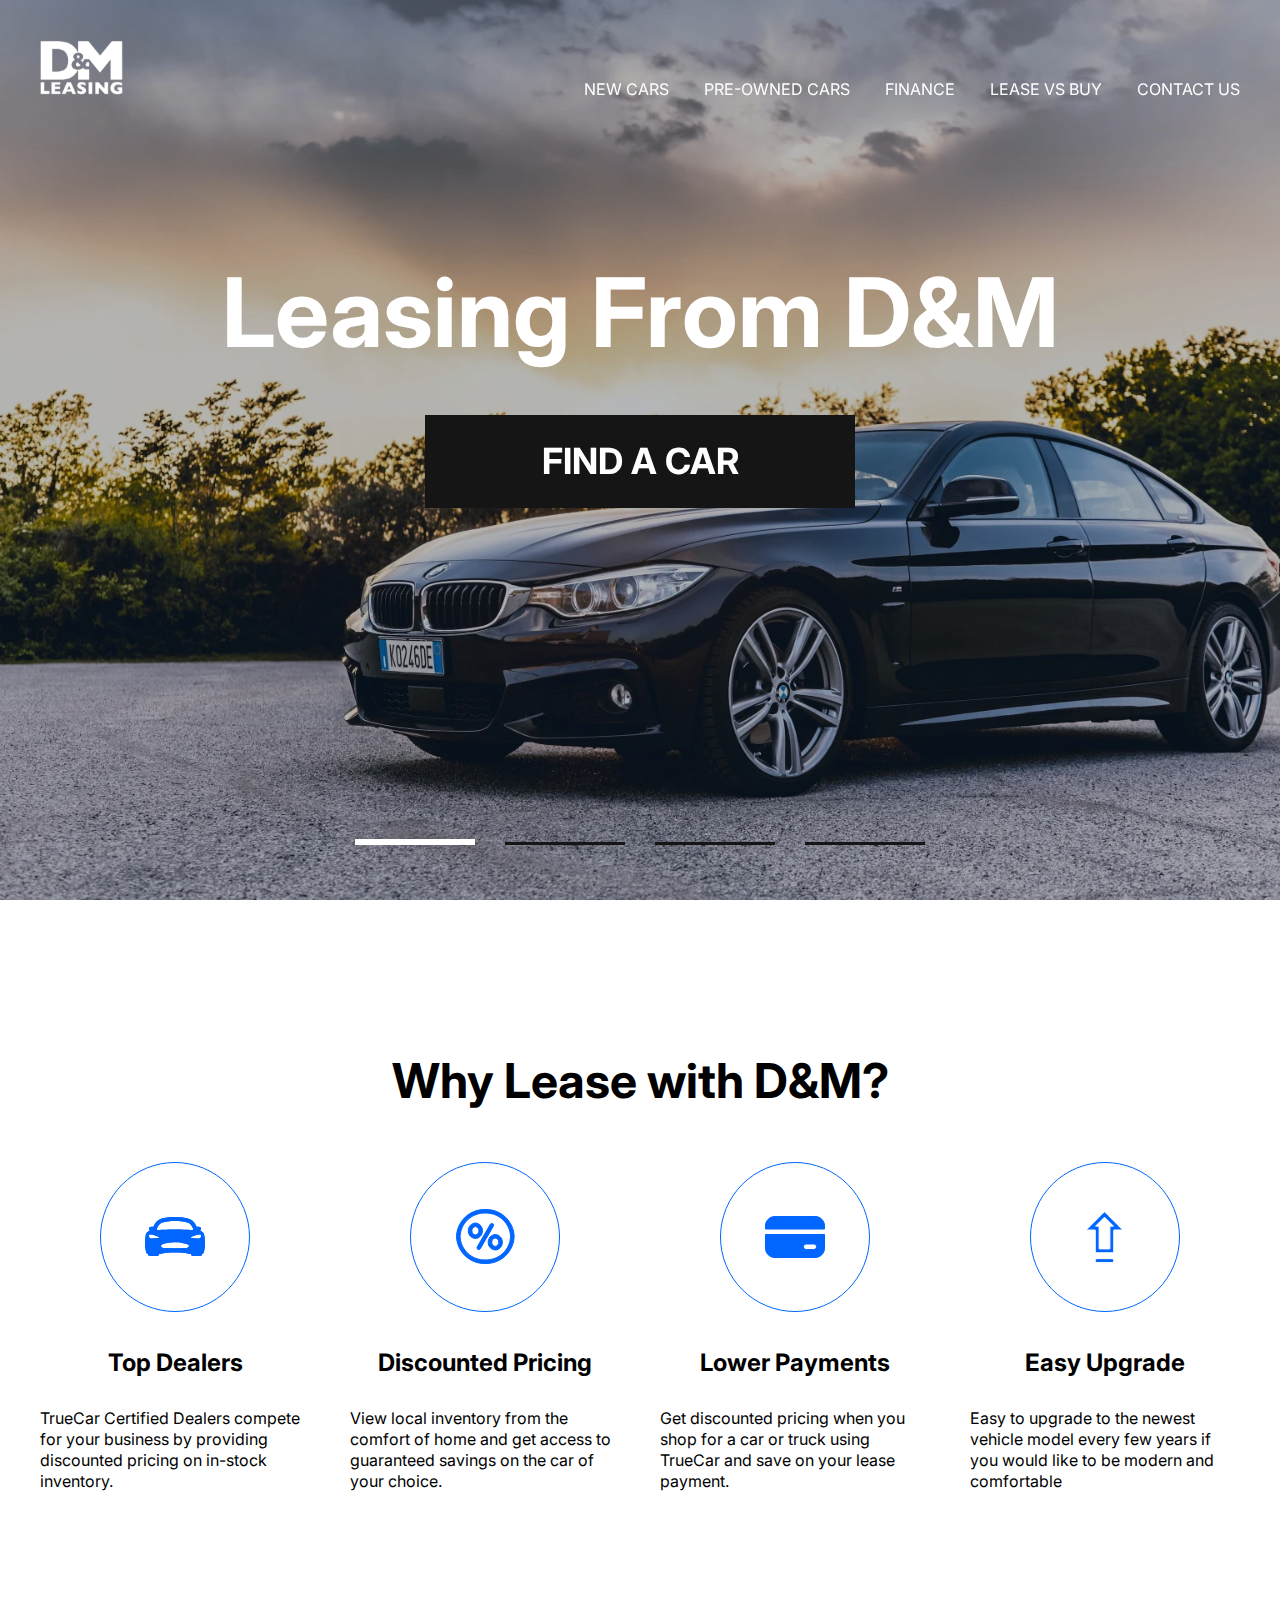
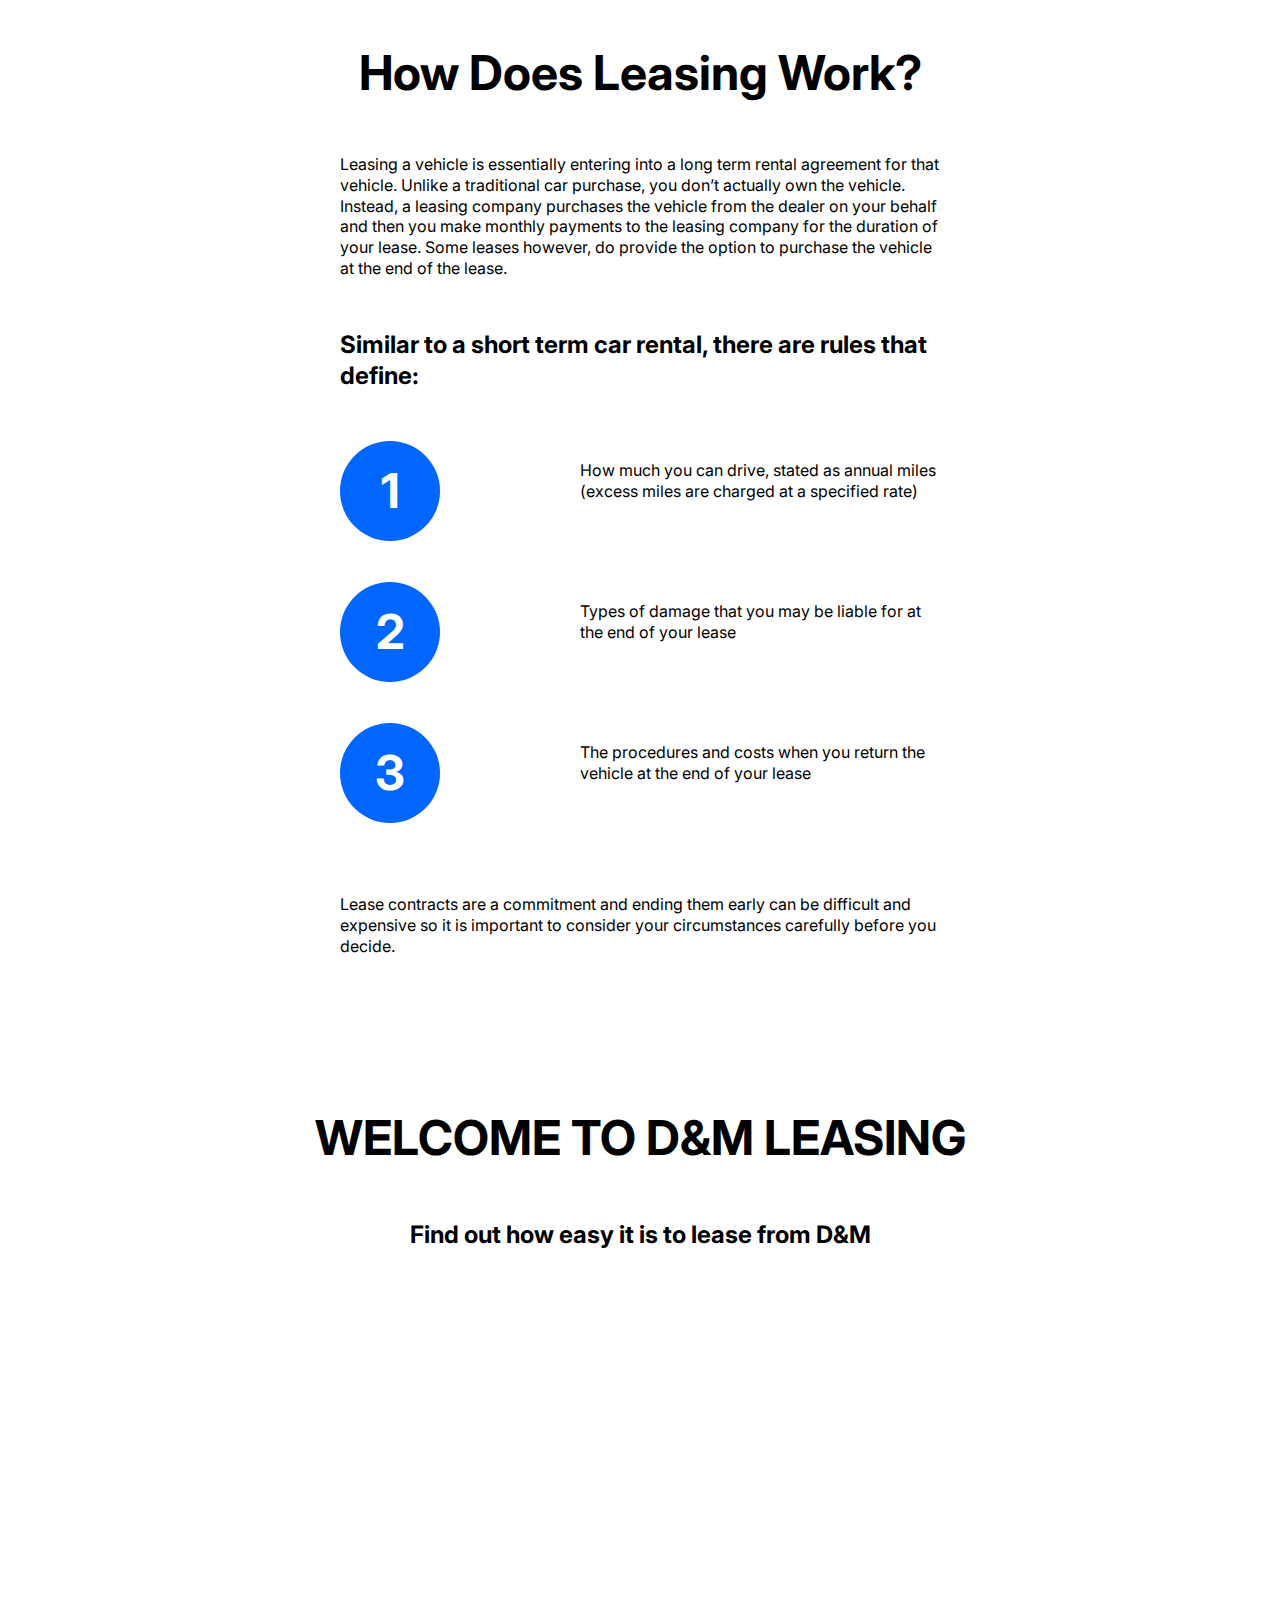
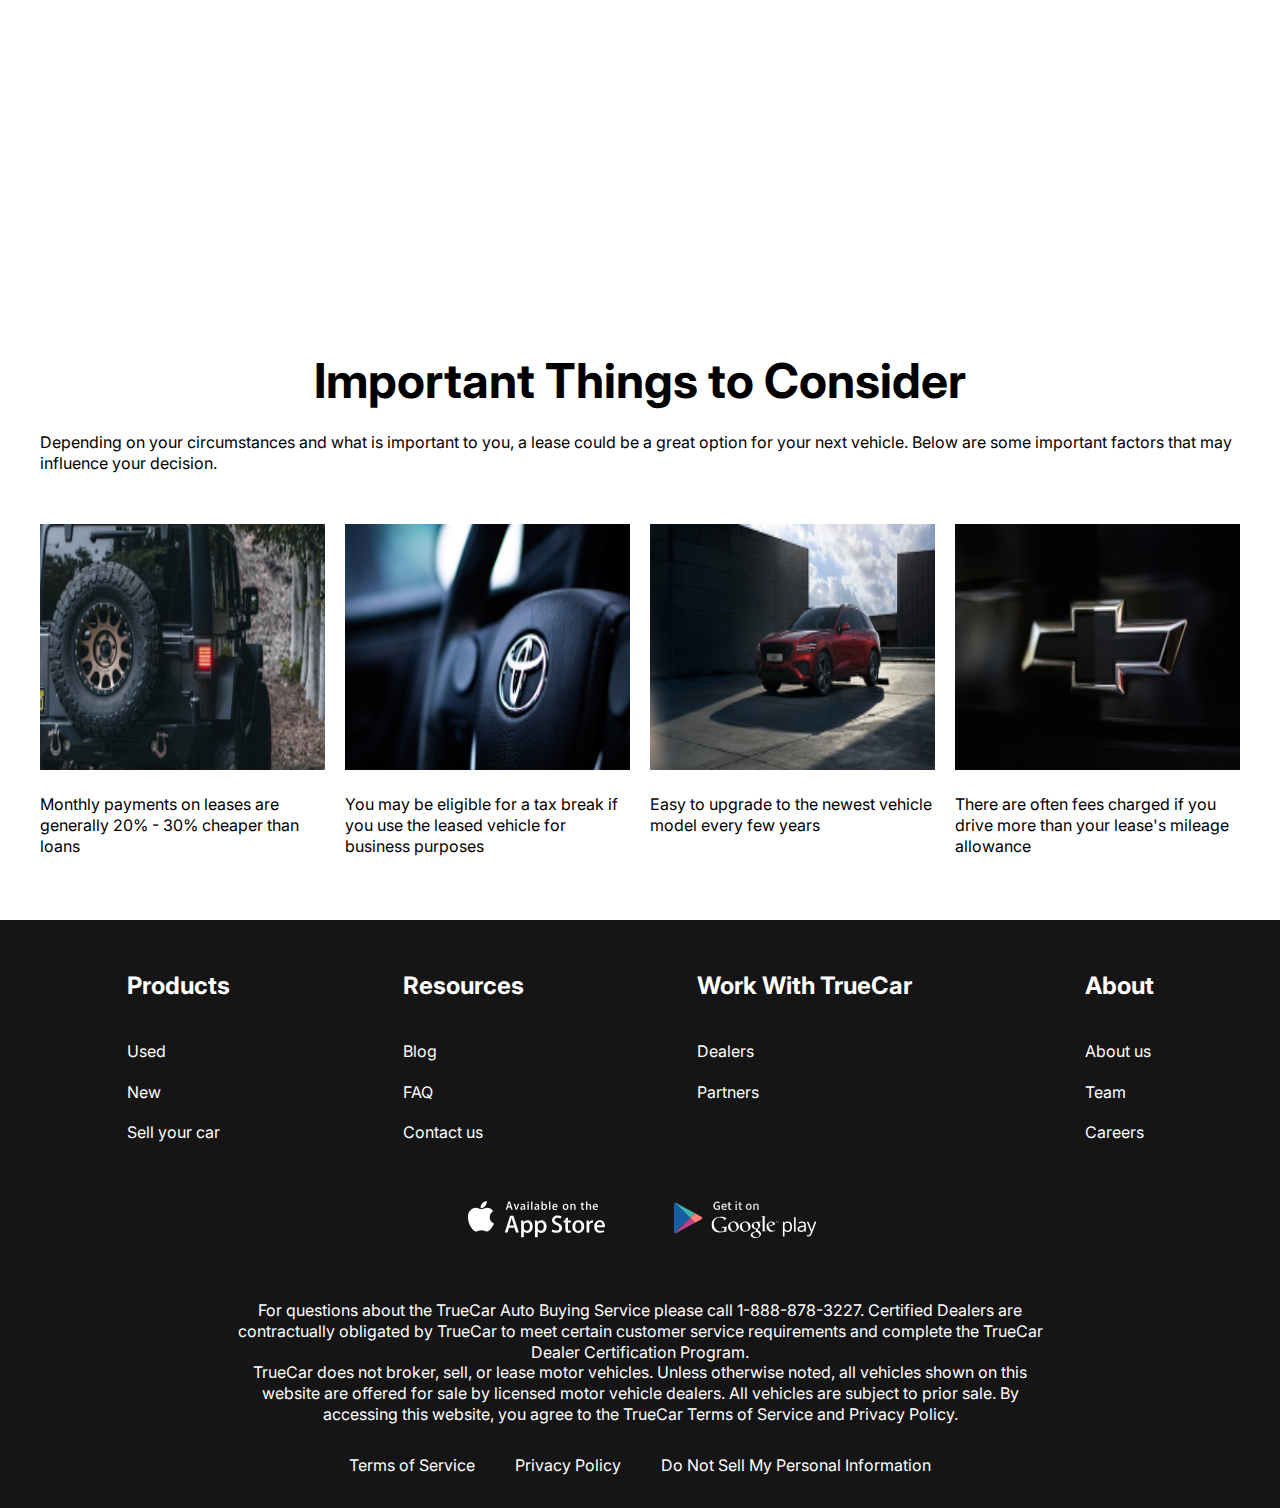
<file: index.html>
<!DOCTYPE html>
<html lang="en">
<head>
  <meta charset="UTF-8">
  <meta name="viewport" content="width=device-width, initial-scale=1.0">
  <title>Сars-list</title>
  <link rel="preconnect" href="https://fonts.googleapis.com">
  <link rel="preconnect" href="https://fonts.gstatic.com" crossorigin>
  <link href="https://fonts.googleapis.com/css2?family=Inter:wght@400;700&display=swap" rel="stylesheet">
  <link rel="stylesheet" href="https://cdn.jsdelivr.net/npm/swiper@10/swiper-bundle.min.css" />
  <link rel="stylesheet" href="css/style.css">
</head>

<body>
  <div class="wrapper">
    <header class="header header-main">
      <div class="container">
        <div class="header__inner">
          <a href="index.html" class="logo">
            <img src="images/logo.svg" alt="" class="logo__img">
          </a>
          <nav class="menu">
            <button class="menu__btn">
              <span></span>
              <span></span>
              <span></span>
            </button>
            <ul class="menu__list">
              <li class="menu__list-item">
                <a href="new-cars.html" class="menu__list-link">NEW CARS</a>
              </li>
              <li class="menu__list-item">
                <a href="#" class="menu__list-link">PRE-OWNED CARS</a>
              </li>
              <li class="menu__list-item">
                <a href="#" class="menu__list-link">FINANCE</a>
              </li>
              <li class="menu__list-item">
                <a href="#" class="menu__list-link">LEASE VS BUY</a>
              </li>
              <li class="menu__list-item">
                <a href="contacts.html" class="menu__list-link">CONTACT US</a>
              </li>
            </ul>
          </nav>
        </div>
      </div>
    </header>
    <main class="main">
      <section class="top">
        <div class="container">
          <h1 class="title">
            Leasing From D&M
          </h1>
          <a href="new-cars.html" class="top__link">
            FIND A CAR
          </a>
        </div>
      </section>
      <div class="slider">
        <div class="swiper">
          <div class="swiper-wrapper">
            <div class="swiper-slide" style="background-image: url(../images/slide-1.webp)">
            </div>
            <div class="swiper-slide" style="background-image: url(../images/slide-2.webp)">
            </div>
            <div class="swiper-slide" style="background-image: url(../images/slide-3.webp)">
            </div>
            <div class="swiper-slide" style="background-image: url(../images/slide-4.webp)">
            </div>
          </div>
          <div class="swiper-pagination"></div>
        </div>
      </div>
      <section class="page-section why-lease">
        <div class="container">
          <h2 class="section-title">
            Why Lease with D&M?
          </h2>
          <ul class="why-lease__list">
            <li class="why-lease__item">
              <img src="images/why-lease-1.svg" alt="" class="why-lease__item-img">
              <h3 class="why-lease__item-title">Top Dealers</h3>
              <p class="why-lease__item-text">
                TrueCar Certified Dealers compete for your business by providing
                discounted pricing on in-stock inventory.</p>
            </li>
            <li class="why-lease__item">
              <img src="images/why-lease-2.svg" alt="" class="why-lease__item-img">
              <h3 class="why-lease__item-title">Discounted Pricing</h3>
              <p class="why-lease__item-text">
                View local inventory from the comfort of home and get access to guaranteed
                savings on the car of your choice.
              </p>
            </li>
            <li class="why-lease__item">
              <img src="images/why-lease-3.svg" alt="" class="why-lease__item-img">
              <h3 class="why-lease__item-title">Lower Payments</h3>
              <p class="why-lease__item-text">
                Get discounted pricing when you shop for a car or truck using TrueCar and
                save on your lease payment.
              </p>
            </li>
            <li class="why-lease__item">
              <img src="images/why-lease-4.svg" alt="" class="why-lease__item-img">
              <h3 class="why-lease__item-title">Easy Upgrade</h3>
              <p class="why-lease__item-text">
                Easy to upgrade to the newest vehicle model every few years if you would
                like to be modern and comfortable
              </p>
            </li>
          </ul>
        </div>
      </section>
      <section class="page-section how-does">
        <div class="container">
          <div class="how-does__inner">
            <h2 class="section-title"> How Does Leasing Work?</h2>
            <p class="how-does__text">
              Leasing a vehicle is essentially entering into a long term rental agreement for that vehicle. Unlike a
              traditional car purchase, you don’t actually own the vehicle. Instead, a leasing company purchases the
              vehicle from the dealer on your behalf and then you make monthly payments to the leasing company for the
              duration of your lease. Some leases however, do provide the option to purchase the vehicle at the end of
              the lease.
            </p>
            <h4 class="how__does-title">
              Similar to a short term car rental, there are rules that define:
            </h4>
            <ol class="how-does__list">
              <li class="how-does__item">
                How much you can drive, stated as annual miles (excess miles are charged at a
                specified rate)
              </li>
              <li class="how-does__item">
                Types of damage that you may be liable for at the end of your lease
              </li>
              <li class="how-does__item">
                The procedures and costs when you return the vehicle at the end of your lease
              </li>
            </ol>
            <p class="how-does__text">
              Lease contracts are a commitment and ending them early can be difficult and expensive so it is important
              to consider your circumstances carefully before you decide.
            </p>
          </div>
        </div>
      </section>
      <section class="page-section video">
        <div class="container">
          <h2 class="section-title cideo-title">
            WELCOME TO D&M LEASING
          </h2>
          <p class="video__text">
            Find out how easy it is to lease from D&M
          </p>
          <iframe class="video__content" width="1000" height="500"
            src="https://www.youtube.com/embed/gGgpRIZB2OI?si=jDGyxnGDmr3t6LFc&amp;controls=0"
            title="YouTube video player" frameborder="0"
            allow="accelerometer; autoplay; clipboard-write; encrypted-media; gyroscope; picture-in-picture; web-share"
            allowfullscreen>
          </iframe>
        </div>
      </section>
      <section class="page-section important">
        <div class="container">
          <h2 class="section-title important__title">
            Important Things to Consider
          </h2>
          <p class="important__text">
            Depending on your circumstances and what is important to you, a lease could be a great option for your next
            vehicle. Below are some important factors that may influence your decision.
          </p>
          <ul class="important__list">
            <li class="imporant__item">
              <img src="../images/important-1.jpg" alt="" class="important__item-img">
              <p class="important__item-text">
                Monthly payments on leases are generally 20% - 30% cheaper than loans
              </p>
            </li>
            <li class="imporant__item">
              <img src="../images/important-2.jpg" alt="" class="important__item-img">
              <p class="important__item-text">
                You may be eligible for a tax break if you use the leased vehicle for business purposes
              </p>
            </li>
            <li class="imporant__item">
              <img src="../images/important-3.jpg" alt="" class="important__item-img">
              <p class="important__item-text">
                Easy to upgrade to the newest vehicle model every few years
              </p>
            </li>
            <li class="imporant__item">
              <img src="../images/important-4.jpg" alt="" class="important__item-img">
              <p class="important__item-text">
                There are often fees charged if you drive more than your lease's mileage allowance
              </p>
            </li>
          </ul>
        </div>
      </section>
    </main>
    <footer class="footer">
      <div class="container">
        <nav class="footer__menu">
          <ul class="footer__menu-list">
            <li class="footer__menu-item">
              <h3 class="footer__menu-title">Products</h3>
            </li>
            <li class="footer__menu-item"><a href="#" class="footer__menu-link">Used</a></li>
            <li class="footer__menu-item"><a href="#" class="footer__menu-link">New</a></li>
            <li class="footer__menu-item"><a href="#" class="footer__menu-link">Sell your car</a></li>
          </ul>
          <ul class="footer__menu-list">
            <li class="footer__menu-item">
              <h3 class="footer__menu-title">Resources</h3>
            </li>
            <li class="footer__menu-item"><a href="#" class="footer__menu-link">Blog</a></li>
            <li class="footer__menu-item"><a href="#" class="footer__menu-link">FAQ</a></li>
            <li class="footer__menu-item"><a href="#" class="footer__menu-link">Contact us</a></li>
          </ul>
          <ul class="footer__menu-list">
            <li class="footer__menu-item">
              <h3 class="footer__menu-title">Work With TrueCar</h3>
            </li>
            <li class="footer__menu-item"><a href="#" class="footer__menu-link">Dealers</a></li>
            <li class="footer__menu-item"><a href="#" class="footer__menu-link">Partners</a></li>
          </ul>
          <ul class="footer__menu-list">
            <li class="footer__menu-item">
              <h3 class="footer__menu-title">About</h3>
            </li>
            <li class="footer__menu-item"><a href="#" class="footer__menu-link">About us</a></li>
            <li class="footer__menu-item"><a href="#" class="footer__menu-link">Team</a></li>
            <li class="footer__menu-item"><a href="#" class="footer__menu-link">Careers</a></li>
          </ul>
        </nav>
        <ul class="app">
          <li class="app__item">
            <a href="#" class="app__item-link">
              <img class="app__item-img" src="images/appstore.svg" alt="">
            </a>
          </li>
          <li class="app__item">
            <a href="#" class="app__item-link">
              <img class="app__item-img" src="images/googleplay.svg" alt="">
            </a>
          </li>
        </ul>
        <div class="footer__copy">
          <p class="footer__copy-text">
            For questions about the TrueCar Auto Buying Service please call 1-888-878-3227.
            Certified Dealers are contractually obligated by TrueCar to meet certain customer service requirements and
            complete the TrueCar Dealer Certification Program.
          </p>
          <p class="footer__copy-text">
            TrueCar does not broker, sell, or lease motor vehicles. Unless otherwise noted, all vehicles shown on this
            website are offered for sale by licensed motor vehicle dealers. All vehicles are subject to prior sale. By
            accessing this website, you agree to the TrueCar Terms of Service and Privacy Policy.
          </p>
        </div>
        <div class="copy__nav">
          <ul class="copy__nav-list">
            <li class="copy__nav-item"><a href="#" class="copy__nav-link">Terms of Service</a></li>
            <li class="copy__nav-item"><a href="#" class="copy__nav-link">Privacy Policy</a></li>
            <li class="copy__nav-item"><a href="#" class="copy__nav-link">Do Not Sell My Personal Information</a></li>
          </ul>
        </div>
      </div>
    </footer>
  </div>
  <script src="https://cdn.jsdelivr.net/npm/swiper@10/swiper-bundle.min.js"></script>
  <script src="js/script.js"></script>
</body>

</html>
</file>
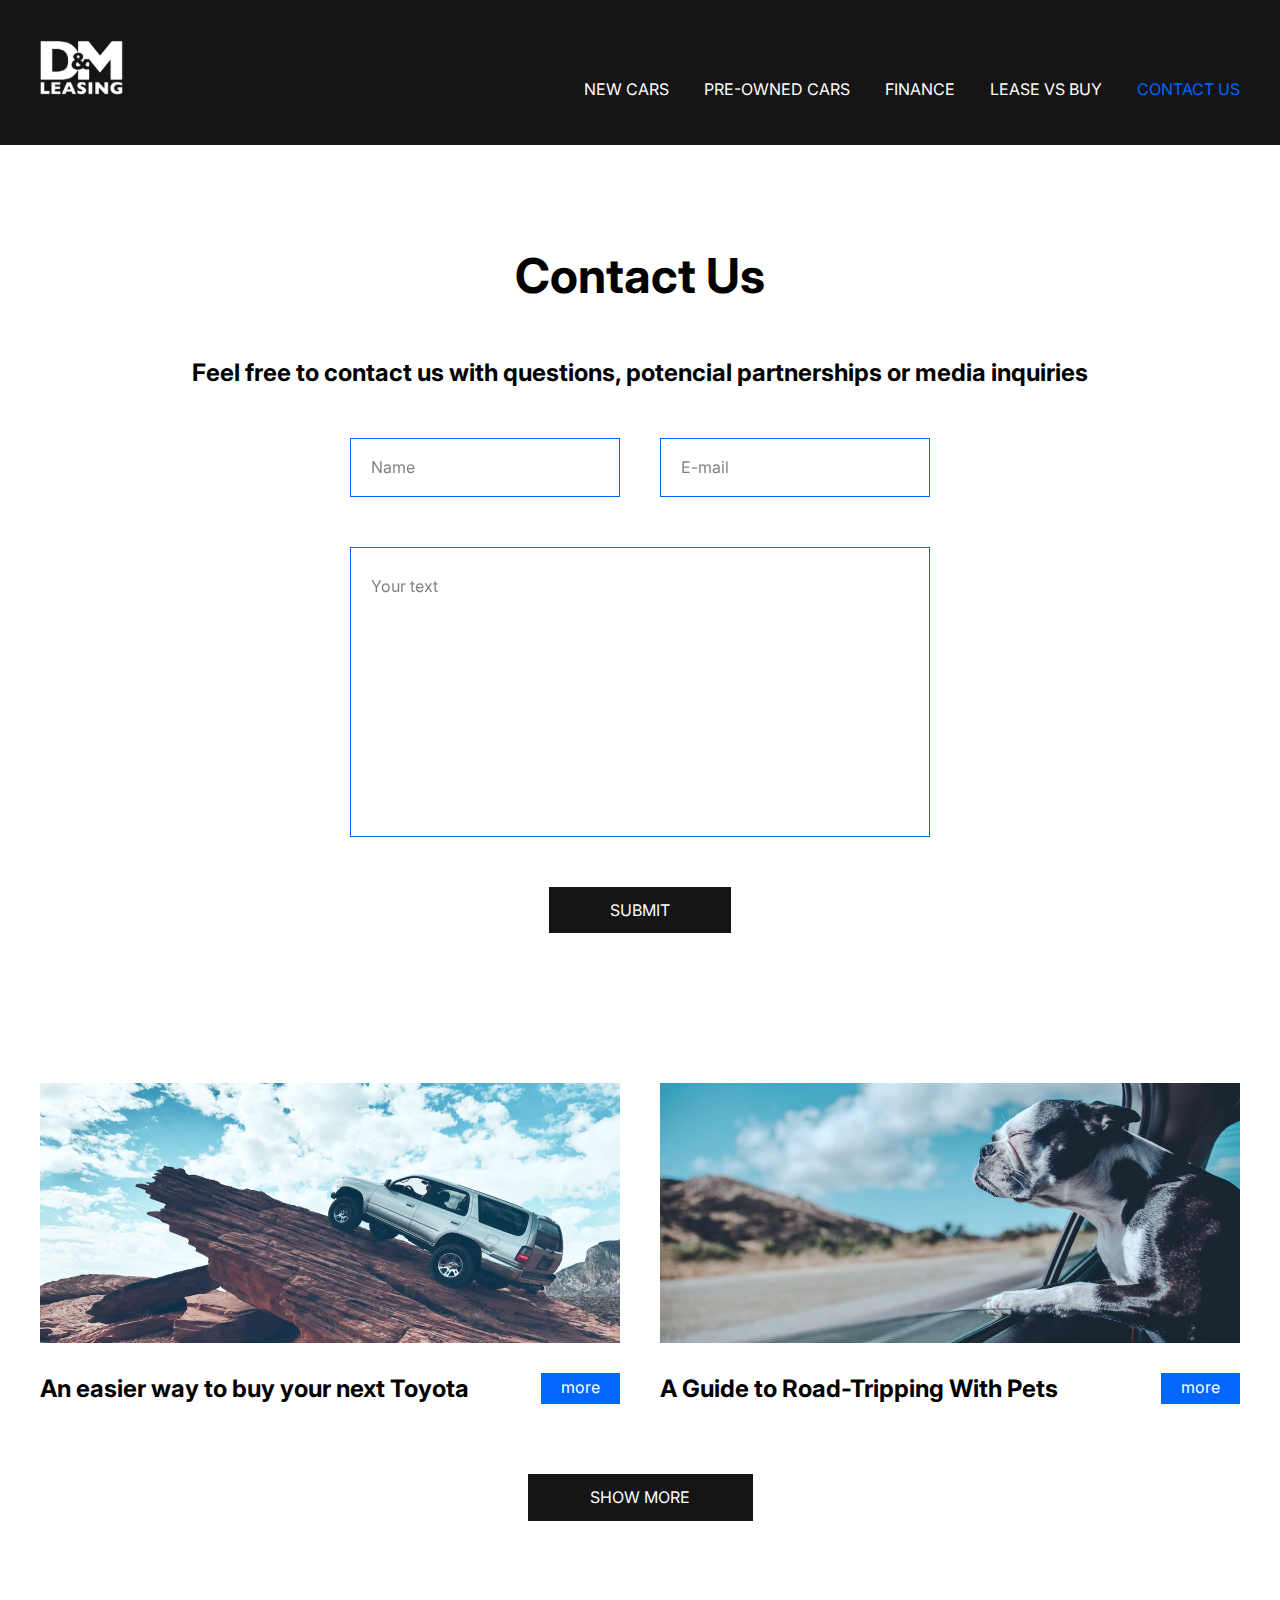
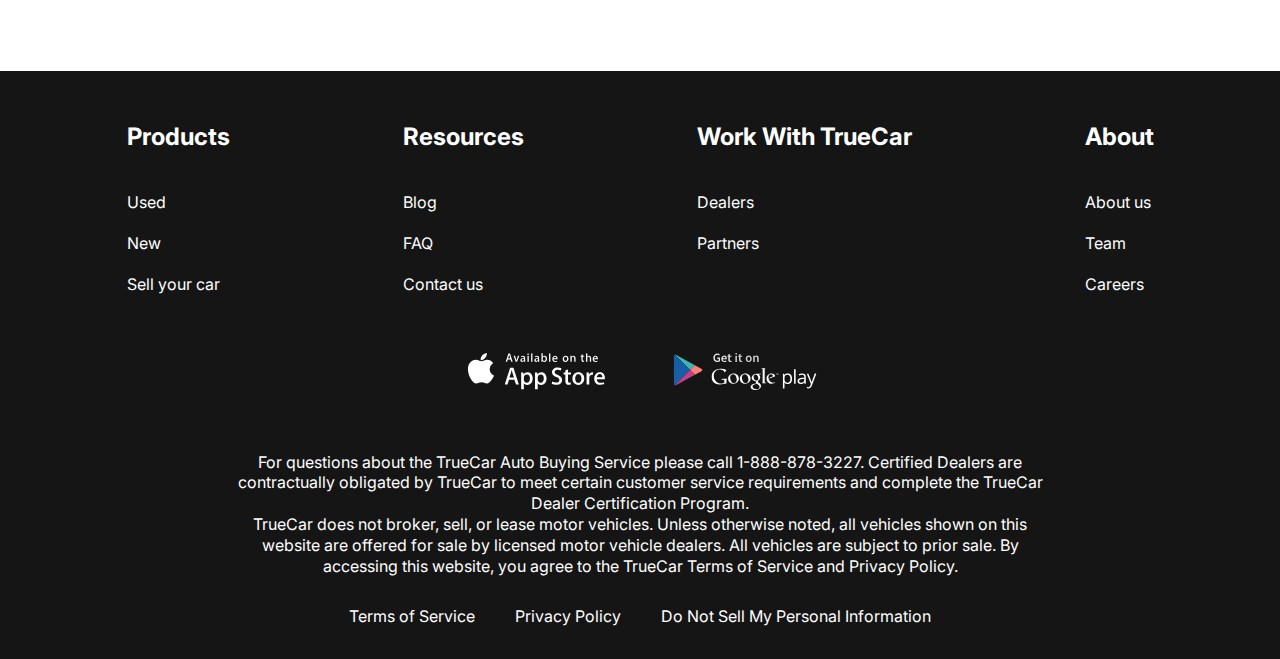
<file: contacts.html>
<!DOCTYPE html>
<html lang="en">

<head>
  <meta charset="UTF-8">
  <meta name="viewport" content="width=device-width, initial-scale=1.0">
  <title>Contacts</title>
  <link rel="preconnect" href="https://fonts.googleapis.com">
  <link rel="preconnect" href="https://fonts.gstatic.com" crossorigin>
  <link href="https://fonts.googleapis.com/css2?family=Inter:wght@400;700&display=swap" rel="stylesheet">
  <link rel="stylesheet" href="css/style.css">
</head>

<body>
  <div class="wrapper">
    <header class="header">
      <div class="container">
        <div class="header__inner">
          <a href="index.html" class="logo">
            <img src="images/logo.svg" alt="" class="logo__img">
          </a>
          <nav class="menu">
            <button class="menu__btn">
              <span></span>
              <span></span>
              <span></span>
              </button>
            <ul class="menu__list">
              <li class="menu__list-item">
                <a href="new-cars.html" class="menu__list-link">NEW CARS</a>
              </li>
              <li class="menu__list-item">
                <a href="#" class="menu__list-link">PRE-OWNED CARS</a>
              </li>
              <li class="menu__list-item">
                <a href="#" class="menu__list-link">FINANCE</a>
              </li>
              <li class="menu__list-item">
                <a href="#" class="menu__list-link">LEASE VS BUY</a>
              </li>
              <li class="menu__list-item">
                <a href="#" class="menu__list-link menu__list-link--active">CONTACT US</a>
              </li>
            </ul>
          </nav>
        </div>
      </div>
    </header>

    <main class="main">
      <section class="contacts">
        <div class="container">
          <h2 class="section-title contacts__title">Contact Us</h2>

          <p class="contacts__text">
            Feel free to contact us with questions, potencial partnerships or media inquiries
          </p>

          <form action="" class="form">
            <input type="text" class="form__input" placeholder="Name">

            <input type="email" class="form__input" placeholder="E-mail">

            <textarea class="form__textarea" placeholder="Your text"></textarea>

            <button class="form__btn" type="submit">SUBMIT</button>
          </form>

        </div>
      </section>

      <section class="page-section blog">
        <div class="container">
          <div class="blog__items">
            <div class="blog__item">
              <img src="../images/blog-1.jpg" alt="" class="blog__item-img">

              <h4 class="blog__item-title">
                An easier way to buy your next Toyota
              </h4>

              <a href="" class="blog__item-link">more</a>
            </div>

            <div class="blog__item">
              <img src="../images/blog-2.jpg" alt="" class="blog__item-img">

              <h4 class="blog__item-title">
                A Guide to Road-Tripping With Pets
              </h4>

              <a href="" class="blog__item-link">more</a>
            </div> 
          </div>

          <a href="#" class="showmore-link">SHOW MORE</a>
        </div>
      </section>
    </main>

    <footer class="footer">
      <div class="container">
        <nav class="footer__menu">
          <ul class="footer__menu-list">
            <li class="footer__menu-item">
              <h3 class="footer__menu-title">Products</h3>
            </li>

            <li class="footer__menu-item"><a href="#" class="footer__menu-link">Used</a></li>
            <li class="footer__menu-item"><a href="#" class="footer__menu-link">New</a></li>
            <li class="footer__menu-item"><a href="#" class="footer__menu-link">Sell your car</a></li>
          </ul>

          <ul class="footer__menu-list">
            <li class="footer__menu-item">
              <h3 class="footer__menu-title">Resources</h3>
            </li>

            <li class="footer__menu-item"><a href="#" class="footer__menu-link">Blog</a></li>
            <li class="footer__menu-item"><a href="#" class="footer__menu-link">FAQ</a></li>
            <li class="footer__menu-item"><a href="#" class="footer__menu-link">Contact us</a></li>
          </ul>

          <ul class="footer__menu-list">
            <li class="footer__menu-item">
              <h3 class="footer__menu-title">Work With TrueCar</h3>
            </li>

            <li class="footer__menu-item"><a href="#" class="footer__menu-link">Dealers</a></li>
            <li class="footer__menu-item"><a href="#" class="footer__menu-link">Partners</a></li>
          </ul>

          <ul class="footer__menu-list">
            <li class="footer__menu-item">
              <h3 class="footer__menu-title">About</h3>
            </li>

            <li class="footer__menu-item"><a href="#" class="footer__menu-link">About us</a></li>
            <li class="footer__menu-item"><a href="#" class="footer__menu-link">Team</a></li>
            <li class="footer__menu-item"><a href="#" class="footer__menu-link">Careers</a></li>
          </ul>
        </nav>

        <ul class="app">
          <li class="app__item">
            <a href="#" class="app__item-link">
              <img class="app__item-img" src="images/appstore.svg" alt="">
            </a>
          </li>

          <li class="app__item">
            <a href="#" class="app__item-link">
              <img class="app__item-img" src="images/googleplay.svg" alt="">
            </a>
          </li>
        </ul>

        <div class="footer__copy">
          <p class="footer__copy-text">
            For questions about the TrueCar Auto Buying Service please call 1-888-878-3227.
            Certified Dealers are contractually obligated by TrueCar to meet certain customer service requirements and
            complete the TrueCar Dealer Certification Program.
          </p>

          <p class="footer__copy-text">
            TrueCar does not broker, sell, or lease motor vehicles. Unless otherwise noted, all vehicles shown on this
            website are offered for sale by licensed motor vehicle dealers. All vehicles are subject to prior sale. By
            accessing this website, you agree to the TrueCar Terms of Service and Privacy Policy.
          </p>
        </div>

        <div class="copy__nav">
          <ul class="copy__nav-list">
            <li class="copy__nav-item"><a href="#" class="copy__nav-link">Terms of Service</a></li>
            <li class="copy__nav-item"><a href="#" class="copy__nav-link">Privacy Policy</a></li>
            <li class="copy__nav-item"><a href="#" class="copy__nav-link">Do Not Sell My Personal Information</a></li>
          </ul>
        </div>
      </div>
    </footer>
  </div>
  <script src="js/script.js"></script>
</body>

</html>
</file>
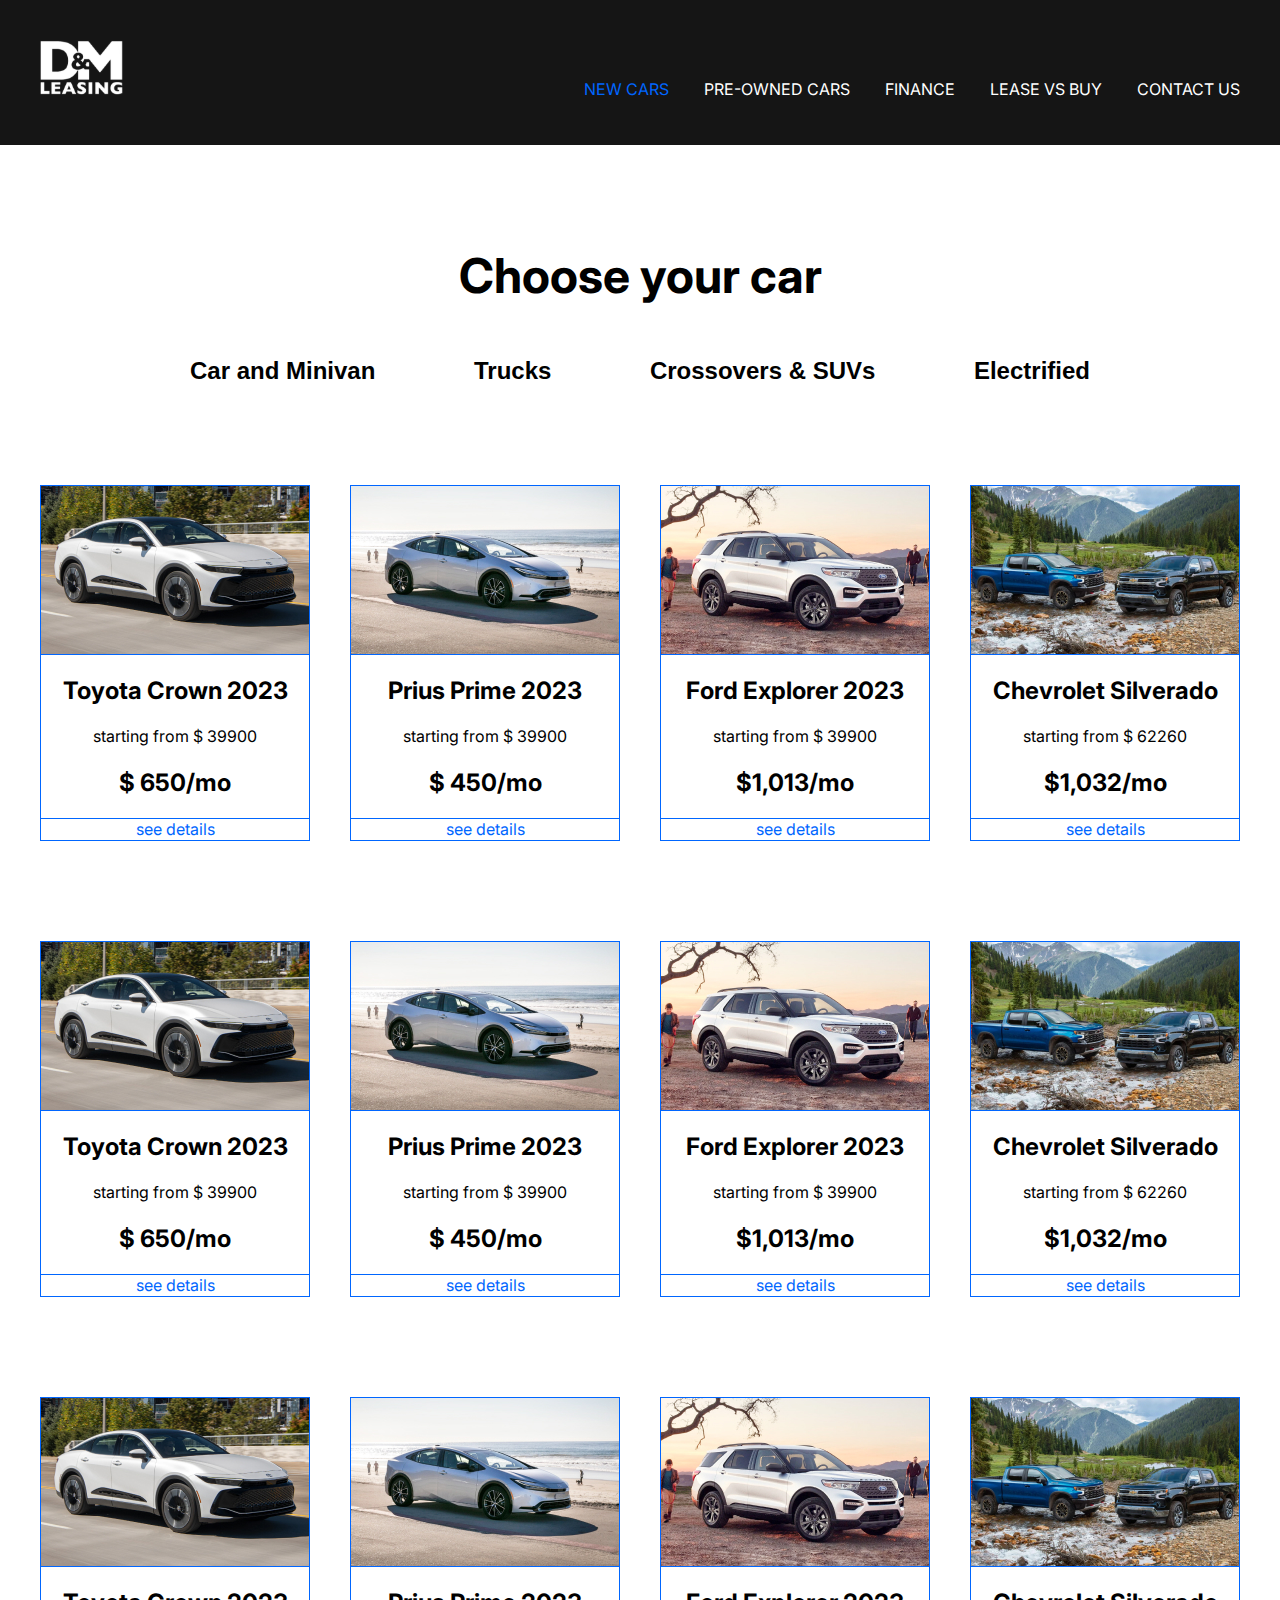
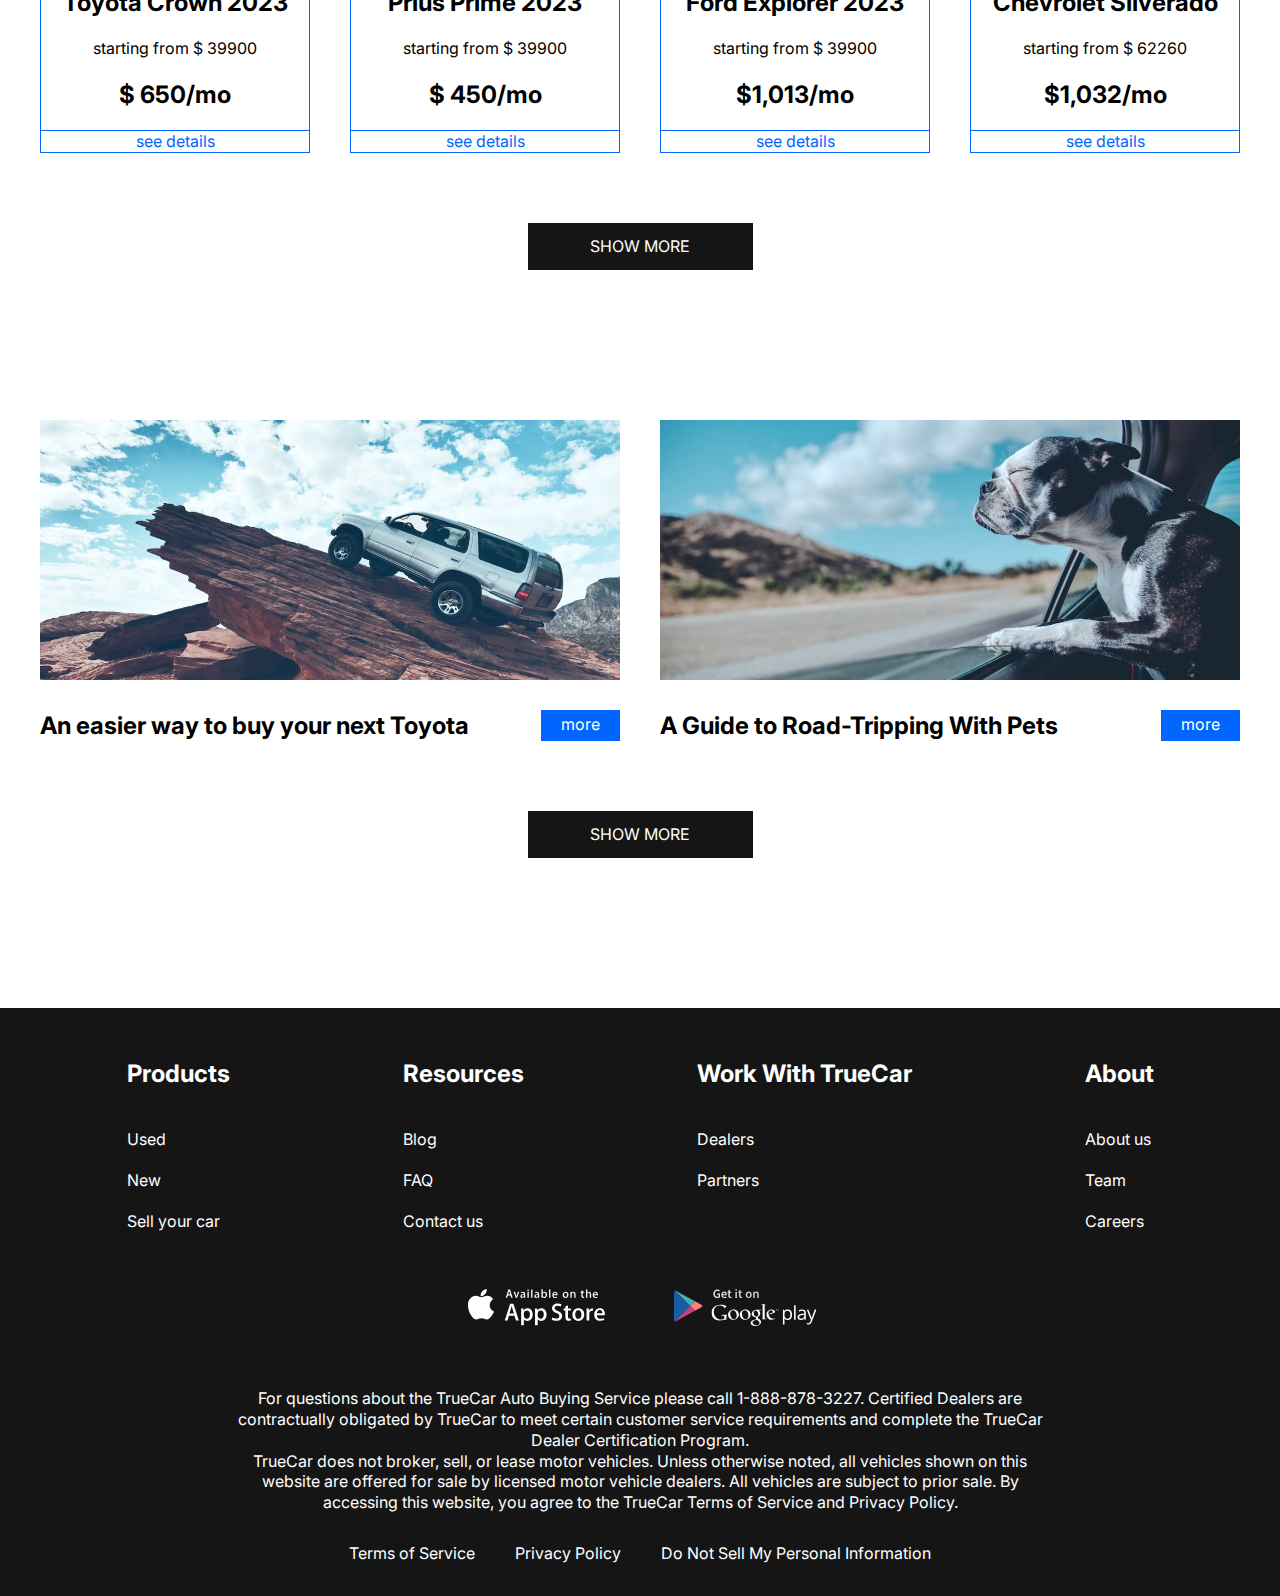
<file: new-cars.html>
<!DOCTYPE html>
<html lang="en">
<head>
  <meta charset="UTF-8">
  <meta name="viewport" content="width=device-width, initial-scale=1.0">
  <title>New-cars</title>
  <link rel="preconnect" href="https://fonts.googleapis.com">
  <link rel="preconnect" href="https://fonts.gstatic.com" crossorigin>
  <link href="https://fonts.googleapis.com/css2?family=Inter:wght@400;700&display=swap" rel="stylesheet">
  <link rel="stylesheet" href="css/style.css">
</head>
<body>
  <div class="wrapper">
    <header class="header">
      <div class="container">
        <div class="header__inner">
          <a href="index.html" class="logo">
            <img src="images/logo.svg" alt="" class="logo__img">
          </a>
          <nav class="menu">
            <button class="menu__btn">
                <span></span>
                <span></span>
                <span></span>
            </button>
            <ul class="menu__list">
              <li class="menu__list-item">
                <a href="#" class="menu__list-link menu__list-link--active">NEW CARS</a>
              </li>
              <li class="menu__list-item">
                <a href="#" class="menu__list-link">PRE-OWNED CARS</a>
              </li>
              <li class="menu__list-item">
                <a href="#" class="menu__list-link">FINANCE</a>
              </li>
              <li class="menu__list-item">
                <a href="#" class="menu__list-link">LEASE VS BUY</a>
              </li>
              <li class="menu__list-item">
                <a href="contacts.html" class="menu__list-link">CONTACT US</a>
              </li>
            </ul>
          </nav>
        </div>
      </div>
    </header>
    
    <main class="main">
      <section class="page-section choose">
        <div class="container">
          <h2 class="section-title choose__title">
            Choose your car
          </h2>

          <div class="tabs">
            <div class="tabs__btn">
              <button class="tabs__btn-item tabs__btn-item--active" data-button="content-1">Car and Minivan</button>

              <button class="tabs__btn-item" data-button="content-2">Trucks</button>

              <button class="tabs__btn-item" data-button="content-3">Crossovers & SUVs</button>

              <button class="tabs__btn-item" data-button="content-4">Electrified</button>
            </div>

            <div class="tabs__content">
              <div class="tabs__content-item tabs__content-item--active" id="content-1">
                <div class="card">
                  <img src="images/card-1.jpg" alt="" class="card__img">

                  <div class="card__content">
                    <h4 class="card__title">
                      Toyota Crown 2023                  
                    </h4>
  
                    <p class="card__text">
                      starting from $ 39900
                    </p>
  
                    <p class="card__price">
                      $ 650/mo
                    </p>
                  </div>

                  <a href="#" class="card__link">
                    see details
                  </a>
                </div>         
                <div class="card">
                  <img src="images/card-2.jpg" alt="" class="card__img">
                  <div class="card__content">
                    <h4 class="card__title">
                      Prius Prime 2023                  
                    </h4>
                    <p class="card__text">
                      starting from $ 39900
                    </p>
                    <p class="card__price">
                      $ 450/mo
                    </p>
                  </div>
                  <a href="#" class="card__link">
                    see details
                  </a>
                </div>         
                <div class="card">
                  <img src="images/card-3.jpg" alt="" class="card__img">

                  <div class="card__content">
                    <h4 class="card__title">
                      Ford Explorer 2023                  
                    </h4>
  
                    <p class="card__text">
                      starting from $ 39900
                    </p>
  
                    <p class="card__price">
                      $1,013/mo
                    </p>
                  </div>

                  <a href="#" class="card__link">
                    see details
                  </a>
                </div>         
                <div class="card">
                  <img src="images/card-4.jpg" alt="" class="card__img">

                  <div class="card__content">
                    <h4 class="card__title">
                      Chevrolet Silverado               
                    </h4>
                    <p class="card__text">
                      starting from $ 62260
                    </p>
                    <p class="card__price">
                      $1,032/mo
                    </p>  
                  </div>
                  <a href="#" class="card__link">
                    see details
                  </a>
                </div>
                <div class="card">
                  <img src="images/card-1.jpg" alt="" class="card__img">

                  <div class="card__content">
                    <h4 class="card__title">
                      Toyota Crown 2023                  
                    </h4>
  
                    <p class="card__text">
                      starting from $ 39900
                    </p>
  
                    <p class="card__price">
                      $ 650/mo
                    </p>
                  </div>

                  <a href="#" class="card__link">
                    see details
                  </a>
                </div>        
                <div class="card">
                  <img src="images/card-2.jpg" alt="" class="card__img">
                  <div class="card__content">
                    <h4 class="card__title">
                      Prius Prime 2023                  
                    </h4>
  
                    <p class="card__text">
                      starting from $ 39900
                    </p>
  
                    <p class="card__price">
                      $ 450/mo
                    </p>
                  </div>

                  <a href="#" class="card__link">
                    see details
                  </a>
                </div>         
                <div class="card">
                  <img src="images/card-3.jpg" alt="" class="card__img">
                  <div class="card__content">
                    <h4 class="card__title">
                      Ford Explorer 2023                  
                    </h4>
                    <p class="card__text">
                      starting from $ 39900
                    </p>
                    <p class="card__price">
                      $1,013/mo
                    </p>
                  </div>
                  <a href="#" class="card__link">
                    see details
                  </a>
                </div>       
                <div class="card">
                  <img src="images/card-4.jpg" alt="" class="card__img">

                  <div class="card__content">
                    <h4 class="card__title">
                      Chevrolet Silverado                  
                    </h4>
  
                    <p class="card__text">
                      starting from $ 62260
                    </p>
  
                    <p class="card__price">
                      $1,032/mo
                    </p>  
                  </div>

                  <a href="#" class="card__link">
                    see details
                  </a>
                </div>
                <div class="card">
                  <img src="images/card-1.jpg" alt="" class="card__img">

                  <div class="card__content">
                    <h4 class="card__title">
                      Toyota Crown 2023                  
                    </h4>
  
                    <p class="card__text">
                      starting from $ 39900
                    </p>
  
                    <p class="card__price">
                      $ 650/mo
                    </p>
                  </div>

                  <a href="#" class="card__link">
                    see details
                  </a>
                </div>     
                <div class="card">
                  <img src="images/card-2.jpg" alt="" class="card__img">
                  <div class="card__content">
                    <h4 class="card__title">
                      Prius Prime 2023                  
                    </h4>
  
                    <p class="card__text">
                      starting from $ 39900
                    </p>
  
                    <p class="card__price">
                      $ 450/mo
                    </p>
                  </div>

                  <a href="#" class="card__link">
                    see details
                  </a>
                </div>        
                <div class="card">
                  <img src="images/card-3.jpg" alt="" class="card__img">

                  <div class="card__content">
                    <h4 class="card__title">
                      Ford Explorer 2023                  
                    </h4>
  
                    <p class="card__text">
                      starting from $ 39900
                    </p>
  
                    <p class="card__price">
                      $1,013/mo
                    </p>
                  </div>

                  <a href="#" class="card__link">
                    see details
                  </a>
                </div>       
                <div class="card">
                  <img src="images/card-4.jpg" alt="" class="card__img">

                  <div class="card__content">
                    <h4 class="card__title">
                      Chevrolet Silverado                  
                    </h4>
  
                    <p class="card__text">
                      starting from $ 62260
                    </p>
  
                    <p class="card__price">
                      $1,032/mo
                    </p>  
                  </div>

                  <a href="#" class="card__link">
                    see details
                  </a>
                </div>
              </div>
              <div class="tabs__content-item" id="content-2">
                <div class="card">
                  <img src="images/card-1.jpg" alt="" class="card__img">

                  <div class="card__content">
                    <h4 class="card__title">
                      Toyota Crown 2023                  
                    </h4>
  
                    <p class="card__text">
                      starting from $ 39900
                    </p>
  
                    <p class="card__price">
                      $ 650/mo
                    </p>
                  </div>

                  <a href="#" class="card__link">
                    see details
                  </a>
                </div>
                
                <div class="card">
                  <img src="images/card-2.jpg" alt="" class="card__img">
                  <div class="card__content">
                    <h4 class="card__title">
                      Prius Prime 2023                  
                    </h4>
  
                    <p class="card__text">
                      starting from $ 39900
                    </p>
  
                    <p class="card__price">
                      $ 450/mo
                    </p>
                  </div>

                  <a href="#" class="card__link">
                    see details
                  </a>
                </div>
                
                <div class="card">
                  <img src="images/card-3.jpg" alt="" class="card__img">

                  <div class="card__content">
                    <h4 class="card__title">
                      Ford Explorer 2023                  
                    </h4>
  
                    <p class="card__text">
                      starting from $ 39900
                    </p>
  
                    <p class="card__price">
                      $1,013/mo
                    </p>
                  </div>

                  <a href="#" class="card__link">
                    see details
                  </a>
                </div>
                
                <div class="card">
                  <img src="images/card-4.jpg" alt="" class="card__img">

                  <div class="card__content">
                    <h4 class="card__title">
                      Chevrolet Silverado                  
                    </h4>
  
                    <p class="card__text">
                      starting from $ 62260
                    </p>
  
                    <p class="card__price">
                      $1,032/mo
                    </p>  
                  </div>

                  <a href="#" class="card__link">
                    see details
                  </a>
                </div>
              </div>
              <div class="tabs__content-item" id="content-3">
                <div class="card">
                  <img src="images/card-1.jpg" alt="" class="card__img">

                  <div class="card__content">
                    <h4 class="card__title">
                      Toyota Crown 2023                  
                    </h4>
  
                    <p class="card__text">
                      starting from $ 39900
                    </p>
  
                    <p class="card__price">
                      $ 650/mo
                    </p>
                  </div>

                  <a href="#" class="card__link">
                    see details
                  </a>
                </div>
                
                <div class="card">
                  <img src="images/card-2.jpg" alt="" class="card__img">
                  <div class="card__content">
                    <h4 class="card__title">
                      Prius Prime 2023                  
                    </h4>
  
                    <p class="card__text">
                      starting from $ 39900
                    </p>
  
                    <p class="card__price">
                      $ 450/mo
                    </p>
                  </div>

                  <a href="#" class="card__link">
                    see details
                  </a>
                </div>
                
                <div class="card">
                  <img src="images/card-3.jpg" alt="" class="card__img">

                  <div class="card__content">
                    <h4 class="card__title">
                      Ford Explorer 2023                  
                    </h4>
  
                    <p class="card__text">
                      starting from $ 39900
                    </p>
  
                    <p class="card__price">
                      $1,013/mo
                    </p>
                  </div>

                  <a href="#" class="card__link">
                    see details
                  </a>
                </div>
                
                <div class="card">
                  <img src="images/card-4.jpg" alt="" class="card__img">

                  <div class="card__content">
                    <h4 class="card__title">
                      Chevrolet Silverado                  
                    </h4>
  
                    <p class="card__text">
                      starting from $ 62260
                    </p>
  
                    <p class="card__price">
                      $1,032/mo
                    </p>  
                  </div>

                  <a href="#" class="card__link">
                    see details
                  </a>
                </div>

                <div class="card">
                  <img src="images/card-1.jpg" alt="" class="card__img">

                  <div class="card__content">
                    <h4 class="card__title">
                      Toyota Crown 2023                  
                    </h4>
  
                    <p class="card__text">
                      starting from $ 39900
                    </p>
  
                    <p class="card__price">
                      $ 650/mo
                    </p>
                  </div>

                  <a href="#" class="card__link">
                    see details
                  </a>
                </div>
                
                <div class="card">
                  <img src="images/card-2.jpg" alt="" class="card__img">
                  <div class="card__content">
                    <h4 class="card__title">
                      Prius Prime 2023                  
                    </h4>
  
                    <p class="card__text">
                      starting from $ 39900
                    </p>
  
                    <p class="card__price">
                      $ 450/mo
                    </p>
                  </div>

                  <a href="#" class="card__link">
                    see details
                  </a>
                </div>
                
                <div class="card">
                  <img src="images/card-3.jpg" alt="" class="card__img">

                  <div class="card__content">
                    <h4 class="card__title">
                      Ford Explorer 2023                  
                    </h4>
  
                    <p class="card__text">
                      starting from $ 39900
                    </p>
  
                    <p class="card__price">
                      $1,013/mo
                    </p>
                  </div>

                  <a href="#" class="card__link">
                    see details
                  </a>
                </div>
                
                <div class="card">
                  <img src="images/card-4.jpg" alt="" class="card__img">

                  <div class="card__content">
                    <h4 class="card__title">
                      Chevrolet Silverado                  
                    </h4>
  
                    <p class="card__text">
                      starting from $ 62260
                    </p>
  
                    <p class="card__price">
                      $1,032/mo
                    </p>  
                  </div>

                  <a href="#" class="card__link">
                    see details
                  </a>
                </div>
              </div>
              <div class="tabs__content-item" id="content-4">
                <div class="card">
                  <img src="images/card-1.jpg" alt="" class="card__img">
                  <div class="card__content">
                    <h4 class="card__title">
                      Toyota Crown 2023                  
                    </h4>
                    <p class="card__text">
                      starting from $ 39900
                    </p>
                    <p class="card__price">
                      $ 650/mo
                    </p>
                  </div>
                  <a href="#" class="card__link">
                    see details
                  </a>
                </div>    
                <div class="card">
                  <img src="images/card-2.jpg" alt="" class="card__img">
                  <div class="card__content">
                    <h4 class="card__title">
                      Prius Prime 2023                  
                    </h4>
                    <p class="card__text">
                      starting from $ 39900
                    </p>
                    <p class="card__price">
                      $ 450/mo
                    </p>
                  </div>
                  <a href="#" class="card__link">
                    see details
                  </a>
                </div>    
                <div class="card">
                  <img src="images/card-3.jpg" alt="" class="card__img">
                  <div class="card__content">
                    <h4 class="card__title">
                      Ford Explorer 2023                  
                    </h4>
                    <p class="card__text">
                      starting from $ 39900
                    </p>
                    <p class="card__price">
                      $1,013/mo
                    </p>
                  </div>
                  <a href="#" class="card__link">
                    see details
                  </a>
                </div>              
                <div class="card">
                  <img src="images/card-4.jpg" alt="" class="card__img">
                  <div class="card__content">
                    <h4 class="card__title">
                      Chevrolet Silverado               
                    </h4>
                    <p class="card__text">
                      starting from $ 62260
                    </p>
                    <p class="card__price">
                      $1,032/mo
                    </p>  
                  </div>
                  <a href="#" class="card__link">
                    see details
                  </a>
                </div>
              </div>
            </div>
          </div>
          <a href="#" class="showmore-link">SHOW MORE</a>
        </div>
      </section>
      <section class="page-section blog">
        <div class="container">
          <div class="blog__items">
            <div class="blog__item">
              <img src="images/blog-1.jpg" alt="" class="blog__item-img">
              <h4 class="blog__item-title">
                An easier way to buy your next Toyota
              </h4>
              <a href="" class="blog__item-link">more</a>
            </div>
            <div class="blog__item">
              <img src="images/blog-2.jpg" alt="" class="blog__item-img">
              <h4 class="blog__item-title">
                A Guide to Road-Tripping With Pets
              </h4>
              <a href="" class="blog__item-link">more</a>
            </div> 
          </div>
          <a href="#" class="showmore-link">SHOW MORE</a>
        </div>
      </section>
    </main>
    <footer class="footer">
      <div class="container">
        <nav class="footer__menu">
          <ul class="footer__menu-list">
            <li class="footer__menu-item"><h3 class="footer__menu-title">Products</h3></li>       
            <li class="footer__menu-item"><a href="#" class="footer__menu-link">Used</a></li>
            <li class="footer__menu-item"><a href="#" class="footer__menu-link">New</a></li>
            <li class="footer__menu-item"><a href="#" class="footer__menu-link">Sell your car</a></li>
          </ul>
          <ul class="footer__menu-list">
            <li class="footer__menu-item"><h3 class="footer__menu-title">Resources</h3></li>
            <li class="footer__menu-item"><a href="#" class="footer__menu-link">Blog</a></li>
            <li class="footer__menu-item"><a href="#" class="footer__menu-link">FAQ</a></li>
            <li class="footer__menu-item"><a href="#" class="footer__menu-link">Contact us</a></li>
          </ul>
          <ul class="footer__menu-list">
            <li class="footer__menu-item"><h3 class="footer__menu-title">Work With TrueCar</h3></li>
            <li class="footer__menu-item"><a href="#" class="footer__menu-link">Dealers</a></li>
            <li class="footer__menu-item"><a href="#" class="footer__menu-link">Partners</a></li>
          </ul>
          <ul class="footer__menu-list">
            <li class="footer__menu-item"><h3 class="footer__menu-title">About</h3></li>   
           <li class="footer__menu-item"><a href="#" class="footer__menu-link">About us</a></li>
            <li class="footer__menu-item"><a href="#" class="footer__menu-link">Team</a></li>
            <li class="footer__menu-item"><a href="#" class="footer__menu-link">Careers</a></li>
          </ul>
        </nav>
        <ul class="app">
          <li class="app__item">
            <a href="#" class="app__item-link">
              <img class="app__item-img" src="images/appstore.svg" alt="">
            </a>
          </li>
          <li class="app__item">
            <a href="#" class="app__item-link">
              <img class="app__item-img" src="images/googleplay.svg" alt="">
            </a>
          </li>
        </ul>
        <div class="footer__copy">
          <p class="footer__copy-text">
            For questions about the TrueCar Auto Buying Service please call 1-888-878-3227.
            Certified Dealers are contractually obligated by TrueCar to meet certain customer service requirements and complete the TrueCar Dealer Certification Program.
          </p>
          <p class="footer__copy-text">
            TrueCar does not broker, sell, or lease motor vehicles. Unless otherwise noted, all vehicles shown on this website are offered for sale by licensed motor vehicle dealers. All vehicles are subject to prior sale. By accessing this website, you agree to the TrueCar Terms of Service and Privacy Policy.
          </p>
        </div>
        <div class="copy__nav">
          <ul class="copy__nav-list">
            <li class="copy__nav-item"><a href="#" class="copy__nav-link">Terms of Service</a></li>
            <li class="copy__nav-item"><a href="#" class="copy__nav-link">Privacy Policy</a></li>
            <li class="copy__nav-item"><a href="#" class="copy__nav-link">Do Not Sell My Personal Information</a></li>
          </ul>
        </div>
      </div>
    </footer>
  </div>
  <script src="js/script.js"></script>
</body>
</html>
</file>
<file: css/style.css>
html {
  box-sizing: border-box;
}

html, body {
  height: 100%;
}

*, *::after, *::before {
  box-sizing: inherit;
  margin: 0;
  padding: 0;
}

ul {
  list-style: none;
}

a {
  text-decoration: none;
  color: inherit;
}

.section-title {
  margin-bottom: 50px;

  font-size: 48px;
  font-weight: 700;
  text-align: center;
}

body {
  font-family: 'Inter', sans-serif;
  font-size: 16px;
  font-weight: 400;
  line-height: 1.3;
}

.wrapper {
  min-height: 100%;
  display: flex;
  flex-direction: column;
}

.container {
  max-width: 1220px;
  margin: 0 auto;
  padding: 0 10px;
}

.main {
  flex-grow: 1;
}

/* header */

.header {
  background-color: #151515;
}

.header-main {
  position: absolute;
  left: 0;
  right: 0;

  background-color: transparent;
  z-index: 10;
}

.header__inner {
  padding: 40px 0 45px;
  display: flex;
  justify-content: space-between;
  align-items: flex-end;
}

.menu__list {
  display: flex;
  gap: 35px;
}

.menu__list-link {
  color: #fff;
  text-transform: uppercase;
}

.menu__list-link--active {
  color:#06F
}

.menu__btn {
  width: 30px;
  height: 20px;
  display: flex;
  flex-direction: column;
  justify-content: space-between;
  padding: 0;
  border: none;
  background-color: transparent;
  cursor: pointer;
  display: none;
  transform: translateY(-125%);
}

.menu__btn span {
  height: 2px;
  background-color: #fff;
  width: 100%;
}

/* footer */

.footer {
  background-color: #151515;
  padding: 50px 0 32px;
  color: #fff;
}

.footer__menu {
  display: flex;
  justify-content: space-around;
  margin-bottom: 50px;
}

.footer__menu-title {
  font-weight: 700; 
  font-size: 24px;
  padding-bottom: 20px;
}

.footer__menu-item + .footer__menu-item {
  padding-top: 20px;
}

.footer__menu-list {
  max-width: 250px;
}

.app {
  display: flex;
  justify-content: center;
  gap: 40px;
  margin-bottom: 52px;
}

.footer__copy {
  max-width: 806px;
  margin: 0 auto 30px;
  text-align: center;
}

.copy__nav-list {
  display: flex;
  justify-content: center;
  gap: 40px;
}

/* top */

.top {
  position: absolute;
  left: 0;
  right: 0;

  color: #fff;
  text-align: center;
  padding: 250px 0 40px;
  z-index: 5;
}

.title {
  font-size: 96px;
  font-weight: 700;
}

.top__link {
  font-weight: 700; 
  font-size: 36px;
  background-color: #151515;
  padding: 23px;
  width: 100%;
  max-width: 430px;
  display: inline-block;
  text-transform: uppercase;
  margin-top: 40px;
}

/* swiper */

.swiper::after {
  content: '';
  background: rgba(21, 21, 21,.3);
  position: absolute;
  z-index: 5;
  left: 0;
  right: 0;
  top: 0;
  bottom: 0;
}


.swiper-slide {
  height: 100vh;
  background-repeat: no-repeat;
  background-size: cover;
  background-position: center;
}

.swiper-pagination-bullet {
  width: 120px;
  height: 3px;
  background-color: #151515;
  border-radius: 0;
  opacity: 1; 
}

.swiper-pagination-bullet-active {
  height: 6px;
  background-color: #fff;
}

 .swiper-pagination-horizontal.swiper-pagination-bullets .swiper-pagination-bullet {
  margin: 0 15px;
}

 .swiper-pagination-bullets.swiper-pagination-horizontal {
  bottom: 50px;
}

/* page-section */

.page-section {
  padding: 75px 0;
}

/* why-lease */ 

.why-lease {
  padding: 150px 0 75px;
}

.why-lease__list {
  display: grid;
  grid-template-columns: repeat(4, 1fr);
  gap: 40px;
  text-align: center;
}

.why-lease__item-img {
  margin-bottom: 30px;
}

.why-lease__item-title {
  margin-bottom: 30px;
  font-size: 24px;
  font-weight: 700;
}


.why-lease__item-text {
  text-align: left;
}

/* how-does */ 

.how-does__inner {
  max-width: 600px;
  margin: 0 auto;
}

.how__does-title {
  font-size: 24px;
  font-weight: 700;
  padding-top: 50px;
}

.how-does__list {
  padding: 50px 0 70px;
  counter-reset: my-counter;
}

.how-does__item {
  position: relative;
  list-style-type: none;
  min-width: 270px;
  position: relative;
  margin-left: auto;
  box-sizing: content-box;
  padding: 19px 0 19px 240px;
  min-height: 63px;
}

.how-does__item + .how-does__item {
  margin-top: 40px;
}

.how-does__item::before {
  display: flex;
  justify-content: center;
  align-items: center;
  counter-increment: my-counter;
  content: counter(my-counter);
  background-color: #0066FF;
  font-size: 48px;
  font-weight: 700;
  width: 100px;
  height: 100px;
  border-radius: 50%;
  color: #fff;
  position: absolute;
  left: 0;
  top: 0;
}

/* video */

.video__title {
  margin-bottom: 20px;
}

.video__text {
  font-size: 24px;
  font-weight: 700;
  margin-bottom: 50px;
  text-align: center;
}

.video__content {
  display: block;
  margin: 0 auto;
}

/* important */

.important {
  padding-bottom: 150px;
}

.important__title {
  margin-bottom: 20px;
}

.important__text {
  margin: 0 auto 50px;
  min-width: 580px;
}

.important__list {
  display: grid;
  grid-template-columns: repeat(4, 1fr);
  gap: 20px;
}

.important__item-img {
  margin-bottom: 20px;
}

/* contacts */

.contacts {
  padding: 100px 0 75px;
}

.conacts__title {
  margin-bottom: 20px;
}

.contacts__text {
  margin-bottom: 50px;
  text-align: center;
  font-weight: 700;
  font-size: 24px;
  padding: 0 100px;
}

.form {
  max-width: 580px;
  margin: 0 auto;
  display: flex;
  justify-content: space-between;
  flex-wrap: wrap;
}

.form__input {
  width: 270px;
  padding: 18px 20px;
  border: 1px solid #06F;
  margin-bottom: 50px;
  font-family: 'Inter', sans-serif;
  font-size: 16px;
  font-weight: 400;
  line-height: 1.3;
  color: #000;
}

.form__input::placeholder, 
.form__textarea::placeholder {
  font-family: 'Inter', sans-serif;
  font-size: 16px;
  font-weight: 400;
  line-height: 1.3;
  color: #000;
  opacity: 0.5;
}

.form__textarea {
  width: 100%;
  resize: none;
  padding: 28px 20px;
  height: 290px;
  border: 1px solid #06F;
  font-family: 'Inter', sans-serif;
  font-size: 16px;
  font-weight: 400;
  line-height: 1.3;
  color: #000;
  margin-bottom: 50px;
}

.form__btn {
  text-transform: uppercase;
  color: #fff;
  background-color: #151515;
  font-family: 'Inter', sans-serif;
  font-size: 16px;
  font-weight: 400;
  padding: 13px 61px;
  margin: 0 auto;
  border: none;
  cursor: pointer;
}

/* blog */

.blog {
  padding-bottom: 150px;
}

.blog__items {
  display: grid;
  grid-template-columns: repeat(2, 1fr);
  gap: 40px;
  margin-bottom: 70px;
}

.blog__item {
  display: flex;
  justify-content: space-between;
  flex-wrap: wrap;
}

.blog__item-img {
  margin-bottom: 30px;
  width: 100%;
}

.blog__item-title {
  flex-basis: 446px;
  font-size: 24px;
  font-weight: 700;
}

.blog__item-link {
  color: #fff;
  background-color: #0066FF;
  padding: 4px 20px;
}

/* showmore-link */
.showmore-link {
  text-transform: uppercase;
  background: #151515;
  padding: 13px 61px;
  color: #fff;
  line-height: 130%; /* 20.8px */
  width: 225px;
  margin: 0 auto;
  text-align: center;
  display: block;
}

/* choose */

.choose {
  padding-top: 100px;
}


/* tabs */

.tabs {
  margin-bottom: 70px;
}

.tabs__btn {
  padding: 0 150px;
  display: flex;
  justify-content: space-between;
  gap: 80px;
  padding-bottom: 100px;
}


.tabs__btn-item--active {
  color: #06F;
}

.tabs__btn-item {
  font-size: 24px;
  font-weight: 700;
  cursor: pointer;
  border: none;
  background-color: transparent;
  padding: 0;
  outline: none;
  color: #000;
}

.tabs__content-item {
  display: none;
  grid-template-columns: repeat(4, 1fr);
  gap: 100px 40px;
}

.tabs__content-item.tabs__content-item--active {
  display: grid;
}

.card {
  text-align: center;
}

.card__img {
  display: block;
}

.card__content {
  padding: 0 5px;
  border: 1px solid #0066FF;
  border-top: 0;
}

.card__title {
  padding-top: 20px;
  font-size: 24px;
  font-weight: 700;
  margin-bottom: 20px;
}

.card__text {
  margin-bottom: 20px;
}

.card__price {
  margin-bottom: 20px;
  font-weight: 700;
  font-size: 24px;
}

.card__link {
  display: block;
  color: #0066FF;
  border: 1px solid #0066FF;
  border-top: 0;
}

/* media queries */

@media (max-width: 1440px) {
  .card__img {
    width: 100%;
  }
}

@media (max-width: 1180px) {
  .important__list {
    gap: 30px 20px ;
  }

  .important__item-img {
    width: 100%;
  }
}

@media (max-width: 1040px) {
  .video__content {
    width: 100%;
  }
}

@media (max-width: 860px) {
  .tabs__content-item {
    grid-template-columns: repeat(3, 1fr);
  }

  .tabs__btn {
    padding: 0;
    margin-bottom: 75px;
  }

   body.menu-open,
   html.menu-open {
    overflow: hidden;
  }

  .menu__btn {
    display: flex;
  }

  .menu__btn,
  .logo {
    position: relative;
    z-index: 10;
  }

  .menu__list {
    position: absolute;
    z-index: 5; 
    height: 100vh;
    padding-top: 200px;
    justify-content: none;
    background-color: #151515;
    flex-direction: column;
    align-items: center;
    top: 0;
    left: 0;  
    right: 0;
    bottom: 0;
    align-items: center;
    transform: translateY(-200%);
    transition: transform .3s ease;
  }

  .menu__btn span {
    pointer-events: none;
  }

  .menu__list.menu__list--active {
    transform: translateY(0%);
  }

  .why-lease__list {
      display: grid;
      grid-template-columns: repeat(2, 1fr);
      gap: 20px;
  }  

  .important__list {
    grid-template-columns: repeat(2, 1fr);
  }
}

@media (min-width: 768px) {
  .menu__list-link, 
  .footer__menu-link,
  .copy__nav-link {
    transition: color .3s ease;
  }

  .menu__list-link:hover {
    color: #ccc;
  }

  .footer__menu-link:hover,
  .copy__nav-link:hover {
    color: #0066FF;
  }

  .top__link, 
  .form__btn,
  .showmore-link {
    transition: background-color .3s ease;
  }
  
  .top__link:hover,
  .form__btn:hover,
  .showmore-link:hover {
    background-color: #0066FF;
  }

  .card__link {
    transition: background-color .3s ease, color .3s ease;
  }

  .card__link:hover {
    background-color: #0066FF;
    color: #fff;
  }

  .blog__item-link {
    transition: background-color .3s ease;
  }

  .blog__item-link:hover {
    background-color: #151515;
  }

  .important__img {
    height: 185px;
    overflow: hidden;
    margin-bottom: 20px ;
  }

  .important__item-img {
    height: 100%;
    width: 100%;
    transition: transform .3s ease;
  }

  .important__item-img:hover {
    transform: scale(1.2);
  }
}

@media (max-width: 768px) {
  .contacts {
    padding-top: 75px;
  }

  .tabs__btn {
    flex-direction: column;
    gap: 40px;
  }

  .tabs__content-item {
    grid-template-columns: repeat(2, 1fr);
  }

  .blog__items {
    grid-template-columns: repeat(1, 1fr);
  }

  .title {
    font-size: 70px;
  }

  .top__link {
    padding: 16px;
    max-width: 360px;
    font-size: 28px;
  }

  .swiper-pagination-bullet {
    width: 60px;
  }

  .swiper-pagination-bullet-active {
    height: 4px;
  }

  .footer__menu {
    display: grid;
    grid-template-columns: repeat(2, 1fr);
    gap: 40px;
    margin: 0 auto;
  }

  .footer__menu-list {
    text-align: center;
  }

  .video__content {
    height: 400px;
  }
}

@media (max-width: 600px) {
  .tabs__content-item {
    grid-template-columns: repeat(1, 1fr);
    gap: 75px
  }

  .contacts__text {
    padding: 0;
  }

  .why-lease__list
    {
    grid-template-columns: repeat(1, 1fr);
  }

  .important__text {
    min-width: 100%;
  }

  .how-does__item {
    padding-left: 150px;
  }
}

@media (max-width: 544px) {
  .blog__item-title {
    margin-bottom: 20px;
  }

  .tabs__btn {
    gap: 20px;
  }

  .page-section {
    padding: 50px 0 0;
  }

  .important {
    padding-bottom: 50px;
  }

  .section-title {
    font-size: 34px;
  }

  .title {
    font-size: 60px;
  }

  .top-link {
    max-width: 300px;
    font-size: 24px;
  }

  .swiper-pagination-horizontal.swiper-pagination-bullets .swiper-pagination-bullet {
    margin: 0 10px;
  }

  .swiper-pagination-bullet {
    width: 35px;
  }

  .how-does__list {
    padding: 30px 0 40px;
  }

  .how-does__item {
    padding-left: 0px;
    padding-top: 120px;
  }

  .how-does__item::before {
    right: 0;
    margin: 0 auto;
  }

  .important__list {
    grid-template-columns: repeat(1, 1fr);
  }

  .app {
    flex-direction: column;
    align-items: center;
    margin-top: 52px;
  }

  .copy__nav-list {
    flex-direction: column;
    align-items: center;
    gap: 20px;
  }

  .video__content {
    height: 350px;
  }

  .blog {
    margin-bottom: 75px;
  }
}
</file>
